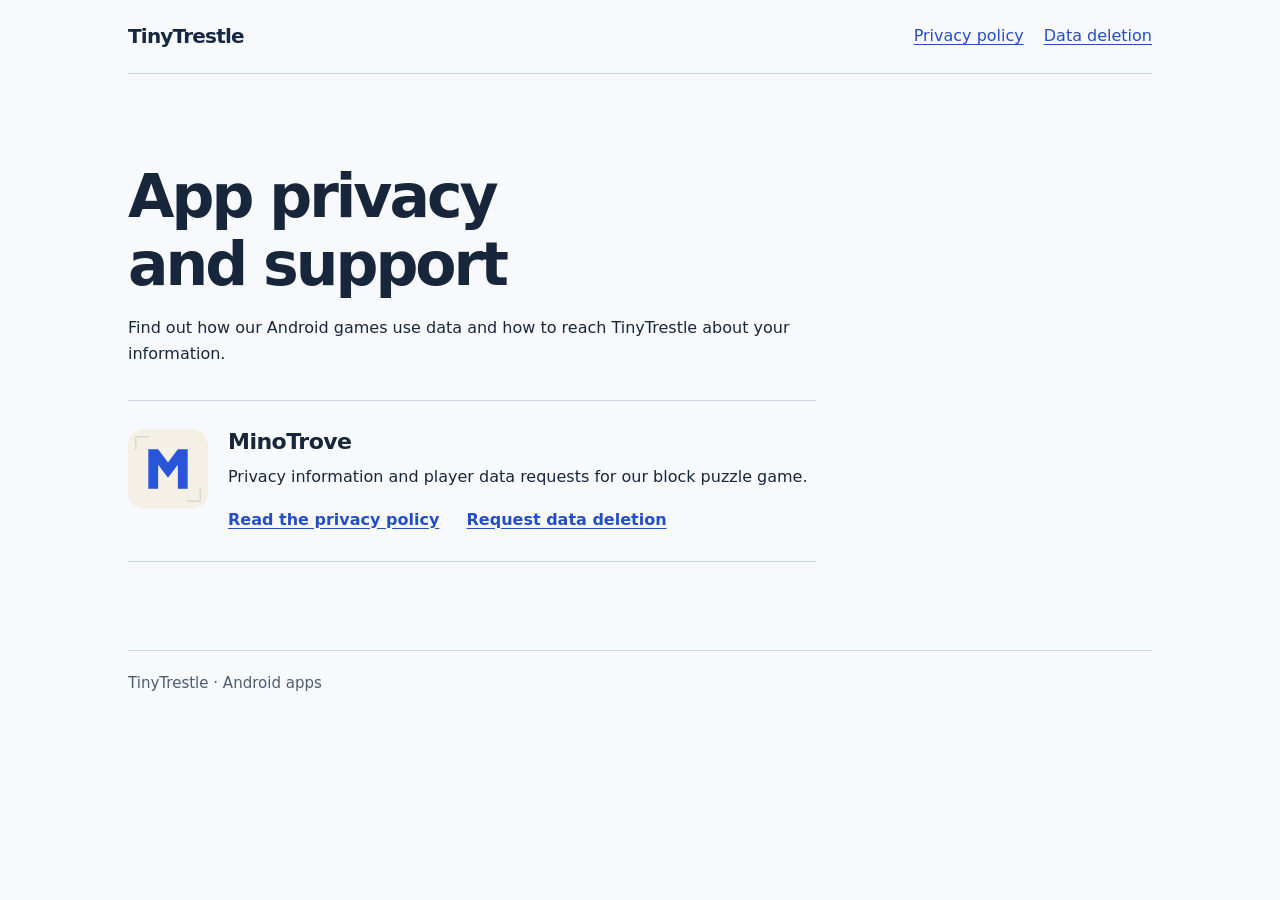
<file: docs/index.html>
<!doctype html>
<html lang="en">
<head>
  <meta charset="utf-8">
  <meta name="viewport" content="width=device-width, initial-scale=1">
  <meta name="description" content="Privacy policies and support for TinyTrestle Android games.">
  <title>App privacy and support | TinyTrestle</title>
  <link rel="stylesheet" href="assets/site.css">
</head>
<body>
  <header><a class="brand" href="./">TinyTrestle</a><nav aria-label="MinoTrove policies"><a href="minotrove/privacy/">Privacy policy</a><a href="minotrove/data-deletion/">Data deletion</a></nav></header>
  <main>
<article>
  <h1>App privacy and support</h1>
  <p>Find out how our Android games use data and how to reach TinyTrestle about your information.</p>
  <section class="game" aria-labelledby="game"><img src="assets/minotrove.svg" alt="" width="80" height="80">
    <div><h2 id="game">MinoTrove</h2><p>Privacy information and player data requests for our block puzzle game.</p>
    <div class="links"><a href="minotrove/privacy/">Read the privacy policy</a><a href="minotrove/data-deletion/">Request data deletion</a></div></div>
  </section>
</article>
  </main>
  <footer>TinyTrestle · Android apps</footer>
</body>
</html>
</file>
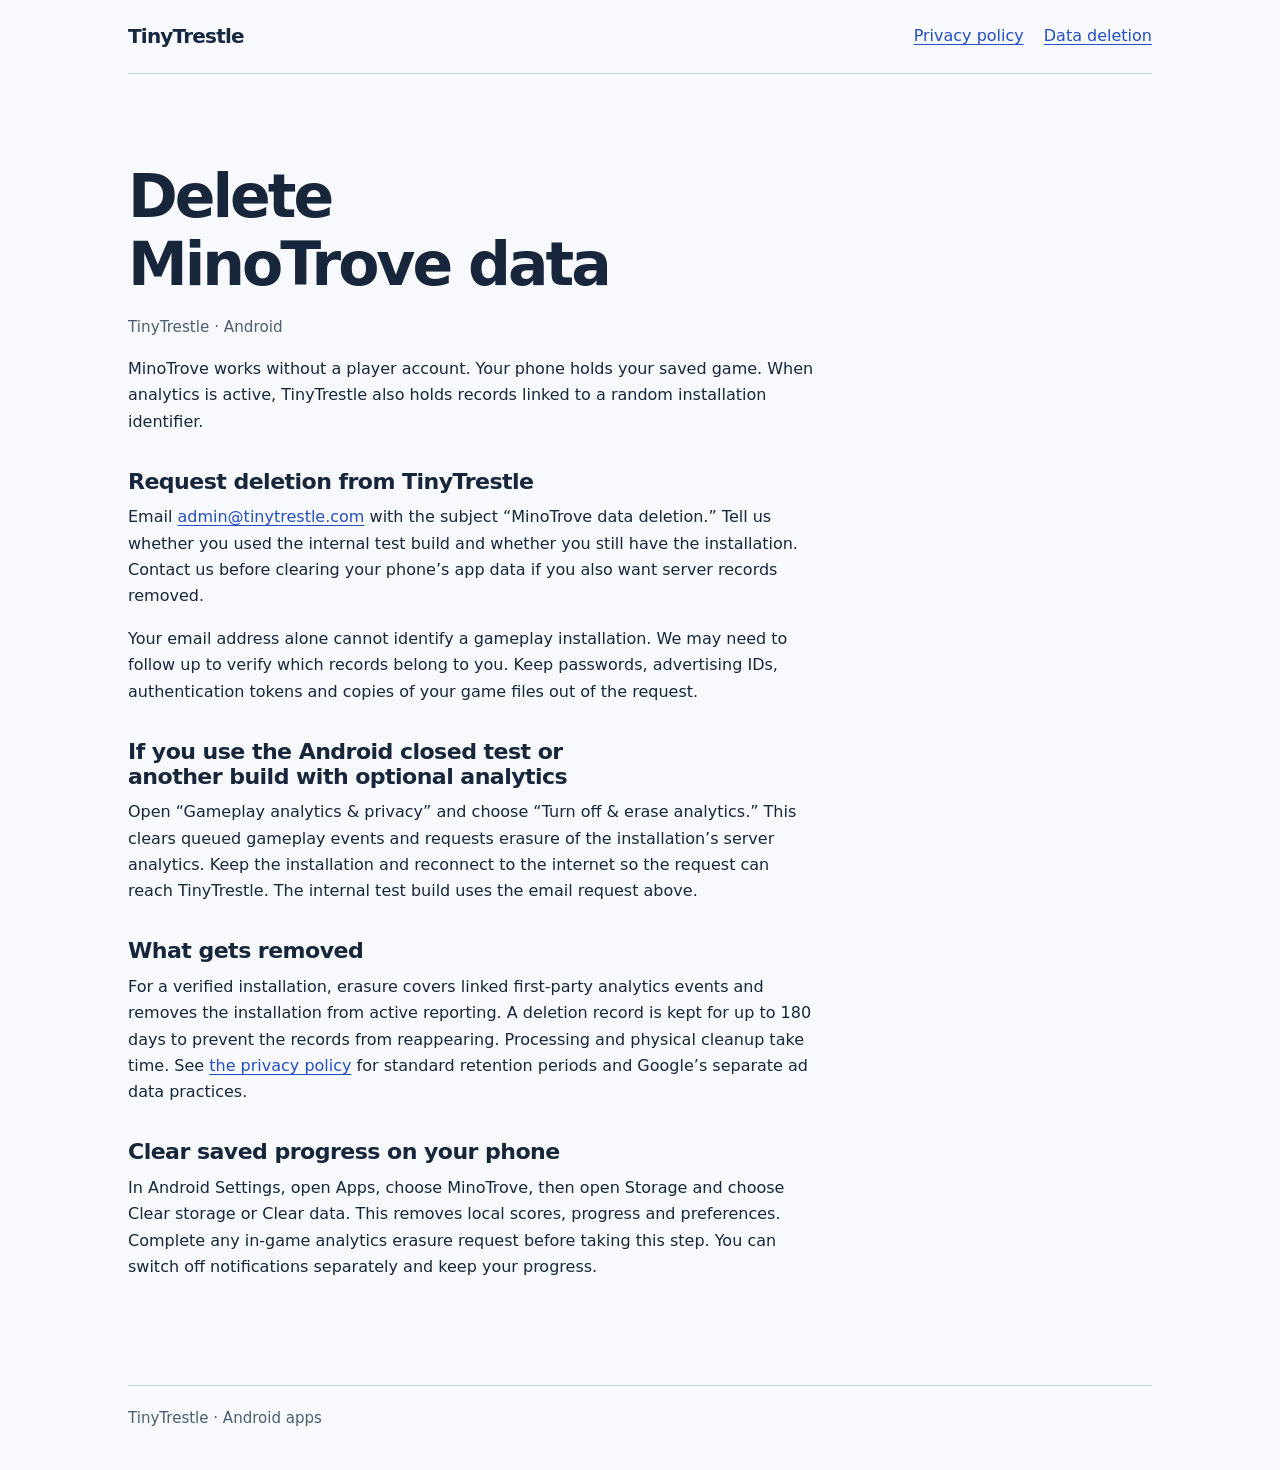
<file: docs/minotrove/data-deletion/index.html>
<!doctype html>
<html lang="en">
<head>
  <meta charset="utf-8">
  <meta name="viewport" content="width=device-width, initial-scale=1">
  <meta name="description" content="How Android players can ask TinyTrestle to delete MinoTrove gameplay analytics and clear local progress.">
  <title>Delete MinoTrove data | TinyTrestle</title>
  <link rel="stylesheet" href="../../assets/site.css">
</head>
<body>
  <header><a class="brand" href="../../">TinyTrestle</a><nav aria-label="MinoTrove policies"><a href="../../minotrove/privacy/">Privacy policy</a><a href="../../minotrove/data-deletion/">Data deletion</a></nav></header>
  <main>
<article>
  <h1>Delete MinoTrove data</h1>
  <p class="meta">TinyTrestle · Android</p>
  <p>MinoTrove works without a player account. Your phone holds your saved game. When analytics is active, TinyTrestle also holds records linked to a random installation identifier.</p>
  <h2>Request deletion from TinyTrestle</h2>
  <p>Email <a href="mailto:admin@tinytrestle.com?subject=MinoTrove%20data%20deletion">admin@tinytrestle.com</a> with the subject “MinoTrove data deletion.” Tell us whether you used the internal test build and whether you still have the installation. Contact us before clearing your phone’s app data if you also want server records removed.</p>
  <p>Your email address alone cannot identify a gameplay installation. We may need to follow up to verify which records belong to you. Keep passwords, advertising IDs, authentication tokens and copies of your game files out of the request.</p>
  <h2>If you use the Android closed test or another build with optional analytics</h2>
  <p>Open “Gameplay analytics &amp; privacy” and choose “Turn off &amp; erase analytics.” This clears queued gameplay events and requests erasure of the installation’s server analytics. Keep the installation and reconnect to the internet so the request can reach TinyTrestle. The internal test build uses the email request above.</p>
  <h2>What gets removed</h2>
  <p>For a verified installation, erasure covers linked first-party analytics events and removes the installation from active reporting. A deletion record is kept for up to 180 days to prevent the records from reappearing. Processing and physical cleanup take time. See <a href="../privacy/">the privacy policy</a> for standard retention periods and Google’s separate ad data practices.</p>
  <h2>Clear saved progress on your phone</h2>
  <p>In Android Settings, open Apps, choose MinoTrove, then open Storage and choose Clear storage or Clear data. This removes local scores, progress and preferences. Complete any in-game analytics erasure request before taking this step. You can switch off notifications separately and keep your progress.</p>
</article>
  </main>
  <footer>TinyTrestle · Android apps</footer>
</body>
</html>
</file>
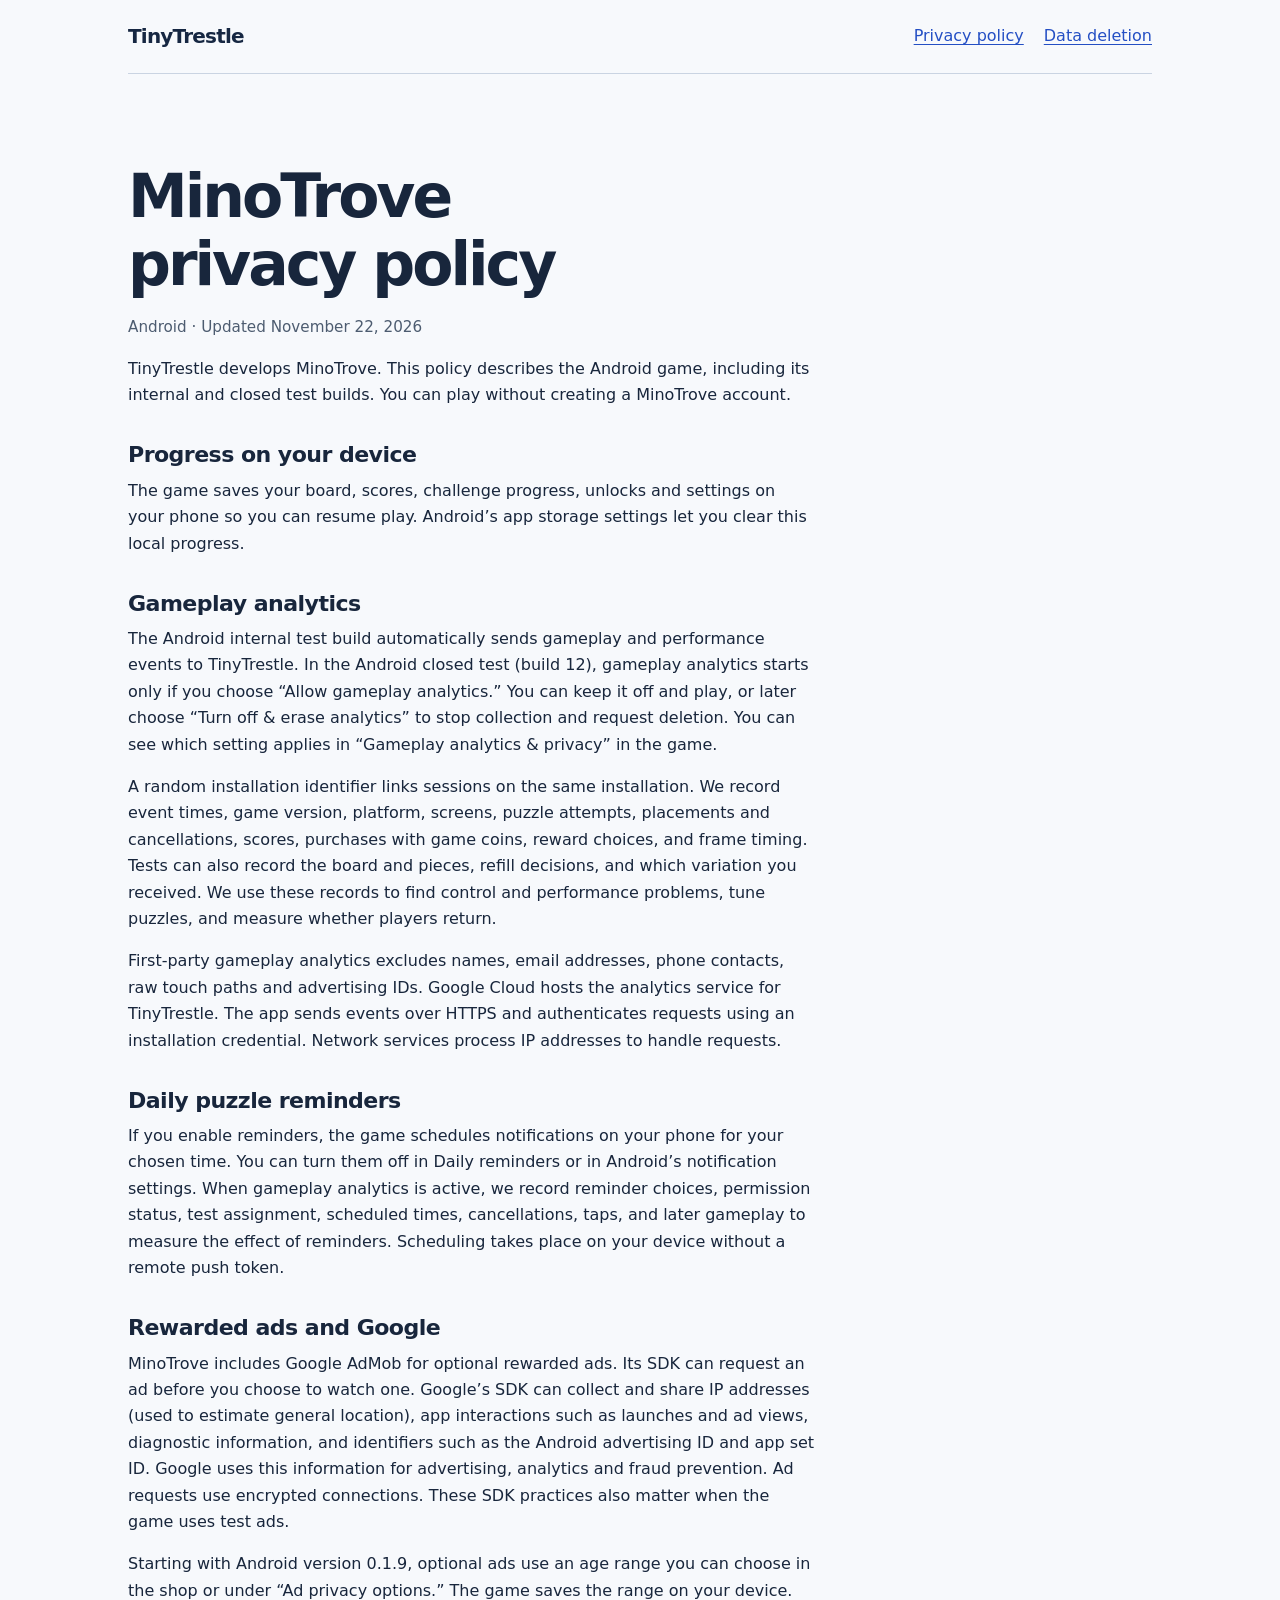
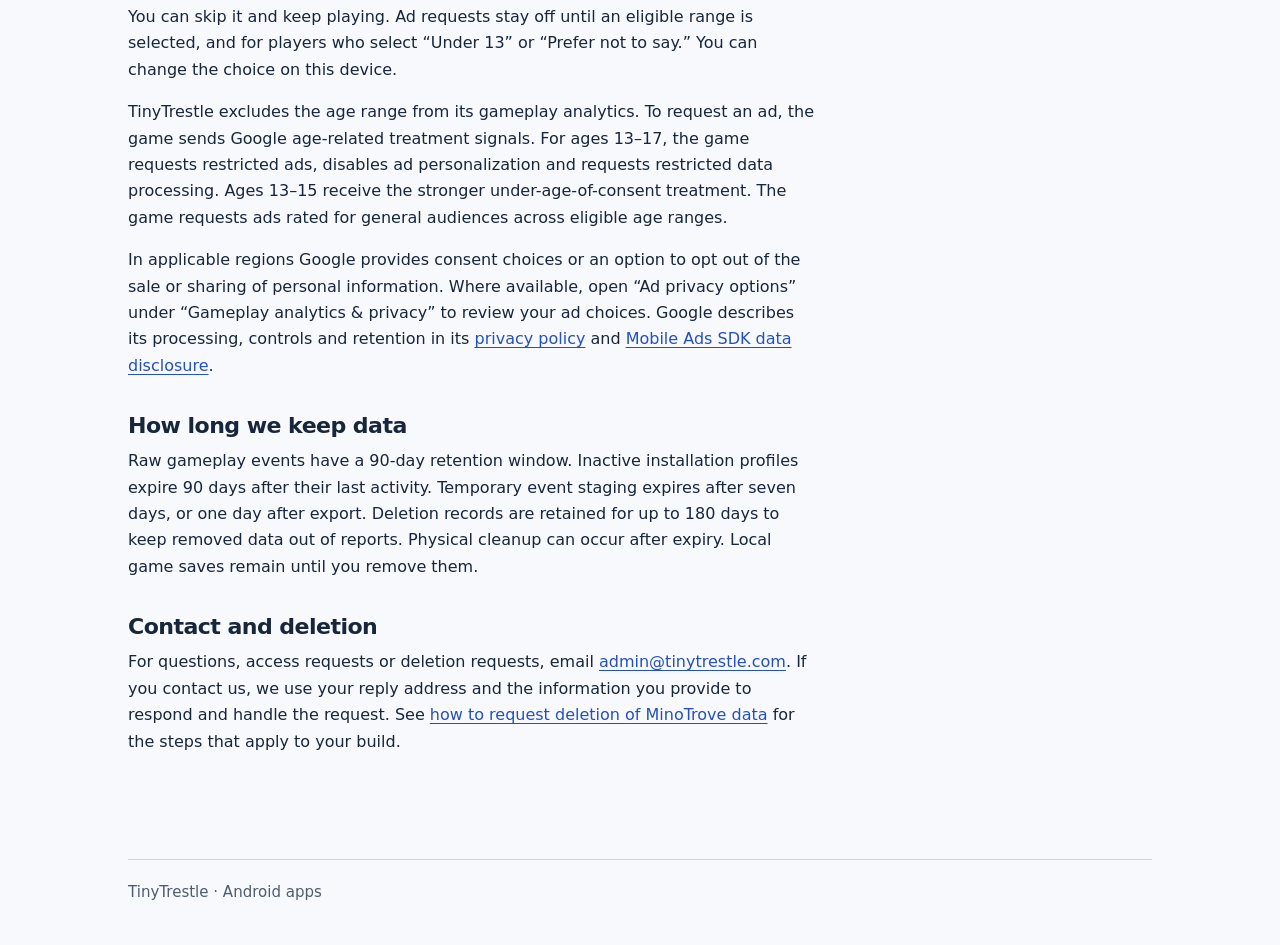
<file: docs/minotrove/privacy/index.html>
<!doctype html>
<html lang="en">
<head>
  <meta charset="utf-8">
  <meta name="viewport" content="width=device-width, initial-scale=1">
  <meta name="description" content="How TinyTrestle handles MinoTrove Android gameplay data, local reminders and rewarded advertising.">
  <title>MinoTrove privacy policy | TinyTrestle</title>
  <link rel="stylesheet" href="../../assets/site.css">
</head>
<body>
  <header><a class="brand" href="../../">TinyTrestle</a><nav aria-label="MinoTrove policies"><a href="../../minotrove/privacy/">Privacy policy</a><a href="../../minotrove/data-deletion/">Data deletion</a></nav></header>
  <main>
<article>
  <h1>MinoTrove privacy policy</h1>
  <p class="meta">Android · Updated <time datetime="2026-11-22">November 22, 2026</time></p>
  <p>TinyTrestle develops MinoTrove. This policy describes the Android game, including its internal and closed test builds. You can play without creating a MinoTrove account.</p>
  <h2>Progress on your device</h2>
  <p>The game saves your board, scores, challenge progress, unlocks and settings on your phone so you can resume play. Android’s app storage settings let you clear this local progress.</p>
  <h2>Gameplay analytics</h2>
  <p>The Android internal test build automatically sends gameplay and performance events to TinyTrestle. In the Android closed test (build 12), gameplay analytics starts only if you choose “Allow gameplay analytics.” You can keep it off and play, or later choose “Turn off &amp; erase analytics” to stop collection and request deletion. You can see which setting applies in “Gameplay analytics &amp; privacy” in the game.</p>
  <p>A random installation identifier links sessions on the same installation. We record event times, game version, platform, screens, puzzle attempts, placements and cancellations, scores, purchases with game coins, reward choices, and frame timing. Tests can also record the board and pieces, refill decisions, and which variation you received. We use these records to find control and performance problems, tune puzzles, and measure whether players return.</p>
  <p>First-party gameplay analytics excludes names, email addresses, phone contacts, raw touch paths and advertising IDs. Google Cloud hosts the analytics service for TinyTrestle. The app sends events over HTTPS and authenticates requests using an installation credential. Network services process IP addresses to handle requests.</p>
  <h2>Daily puzzle reminders</h2>
  <p>If you enable reminders, the game schedules notifications on your phone for your chosen time. You can turn them off in Daily reminders or in Android’s notification settings. When gameplay analytics is active, we record reminder choices, permission status, test assignment, scheduled times, cancellations, taps, and later gameplay to measure the effect of reminders. Scheduling takes place on your device without a remote push token.</p>
  <h2>Rewarded ads and Google</h2>
  <p>MinoTrove includes Google AdMob for optional rewarded ads. Its SDK can request an ad before you choose to watch one. Google’s SDK can collect and share IP addresses (used to estimate general location), app interactions such as launches and ad views, diagnostic information, and identifiers such as the Android advertising ID and app set ID. Google uses this information for advertising, analytics and fraud prevention. Ad requests use encrypted connections. These SDK practices also matter when the game uses test ads.</p>
  <p>Starting with Android version 0.1.9, optional ads use an age range you can choose in the shop or under “Ad privacy options.” The game saves the range on your device. You can skip it and keep playing. Ad requests stay off until an eligible range is selected, and for players who select “Under 13” or “Prefer not to say.” You can change the choice on this device.</p>
  <p>TinyTrestle excludes the age range from its gameplay analytics. To request an ad, the game sends Google age-related treatment signals. For ages 13–17, the game requests restricted ads, disables ad personalization and requests restricted data processing. Ages 13–15 receive the stronger under-age-of-consent treatment. The game requests ads rated for general audiences across eligible age ranges.</p>
  <p>In applicable regions Google provides consent choices or an option to opt out of the sale or sharing of personal information. Where available, open “Ad privacy options” under “Gameplay analytics &amp; privacy” to review your ad choices. Google describes its processing, controls and retention in its <a href="https://policies.google.com/privacy">privacy policy</a> and <a href="https://developers.google.com/admob/android/privacy/play-data-disclosure">Mobile Ads SDK data disclosure</a>.</p>
  <h2>How long we keep data</h2>
  <p>Raw gameplay events have a 90-day retention window. Inactive installation profiles expire 90 days after their last activity. Temporary event staging expires after seven days, or one day after export. Deletion records are retained for up to 180 days to keep removed data out of reports. Physical cleanup can occur after expiry. Local game saves remain until you remove them.</p>
  <h2>Contact and deletion</h2>
  <p>For questions, access requests or deletion requests, email <a href="mailto:admin@tinytrestle.com">admin@tinytrestle.com</a>. If you contact us, we use your reply address and the information you provide to respond and handle the request. See <a href="../data-deletion/">how to request deletion of MinoTrove data</a> for the steps that apply to your build.</p>
</article>
  </main>
  <footer>TinyTrestle · Android apps</footer>
</body>
</html>
</file>
<file: docs/assets/site.css>
:root {
  color-scheme: light;
  font-family: "Inter", system-ui, sans-serif;
  color: #18263c;
  background: #f7f9fc;
  --blue: #244fc4;
  --line: #cad4e2;
}
* { box-sizing: border-box; }
body { margin: 0; line-height: 1.65; }
header, main, footer { width: min(64rem, 100% - 2.5rem); margin-inline: auto; }
header { display: flex; flex-wrap: wrap; gap: .5rem 2rem; align-items: center; justify-content: space-between; padding-block: 1.25rem; border-bottom: 1px solid var(--line); }
.brand { color: #162742; font-size: 1.25rem; font-weight: 750; letter-spacing: -.04em; text-decoration: none; }
nav { display: flex; flex-wrap: wrap; gap: .5rem 1.25rem; }
a { color: var(--blue); text-underline-offset: .18em; overflow-wrap: anywhere; }
a:hover { text-decoration-thickness: .15em; }
a:focus-visible { outline: 3px solid #245cdf; outline-offset: 4px; }
main { padding-block: clamp(2rem, 7vw, 5.5rem); }
article { max-width: 43rem; }
h1, h2 { line-height: 1.14; text-wrap: balance; }
h1 { margin: 0 0 1rem; font-size: clamp(2.15rem, 6vw, 3.75rem); letter-spacing: -.05em; }
h2 { margin: 2.1rem 0 .65rem; font-size: 1.38rem; letter-spacing: -.025em; }
p { margin: .55rem 0 1rem; }
li { margin-bottom: .5rem; }
.meta { color: #4d5c70; font-size: .95rem; }
.links { display: flex; gap: .7rem 1.7rem; flex-wrap: wrap; }
.links a { font-weight: 650; }
.game { display: flex; align-items: flex-start; gap: 1.25rem; padding-block: 1.75rem; margin-top: 2rem; border-block: 1px solid var(--line); }
.game h2 { margin-top: 0; }
.game img { width: clamp(3rem, 11vw, 5rem); height: auto; }
footer { border-top: 1px solid var(--line); padding-block: 1.25rem 2.5rem; color: #4d5c70; font-size: .94rem; }
</file>
